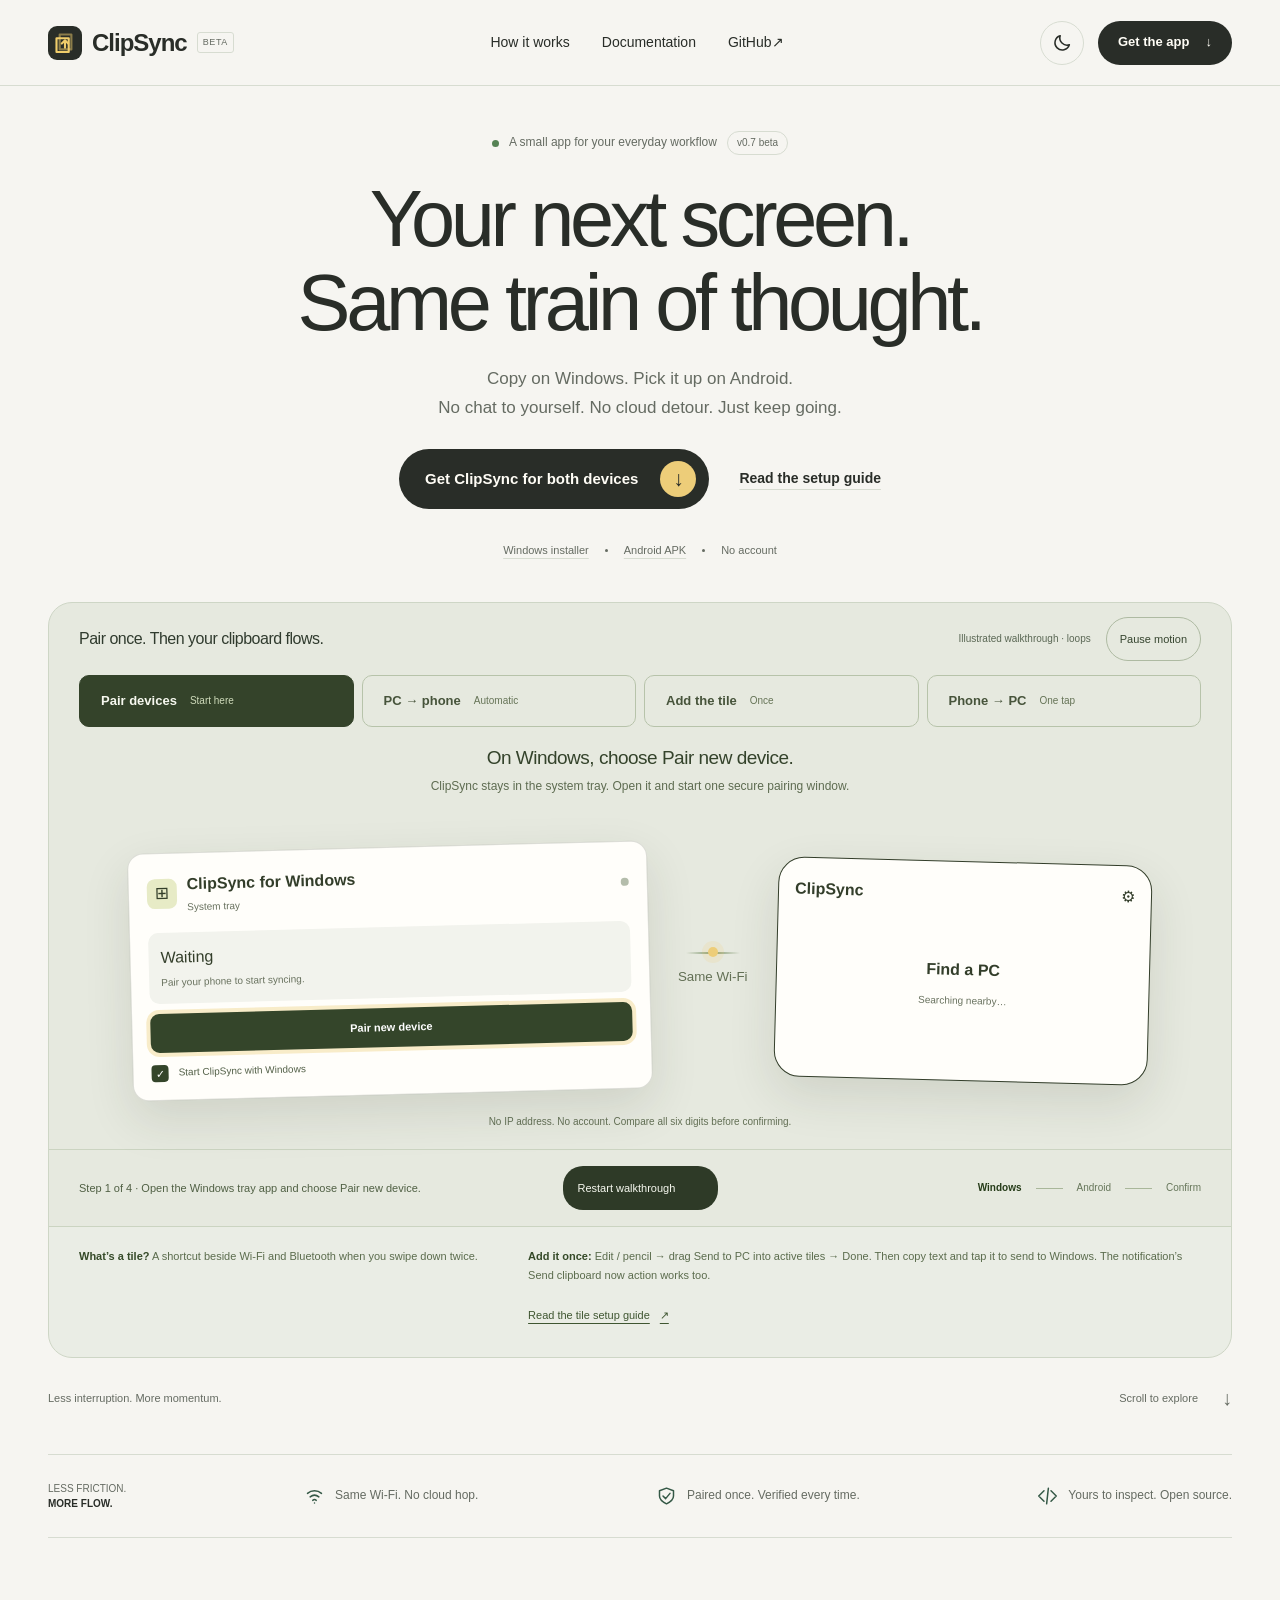
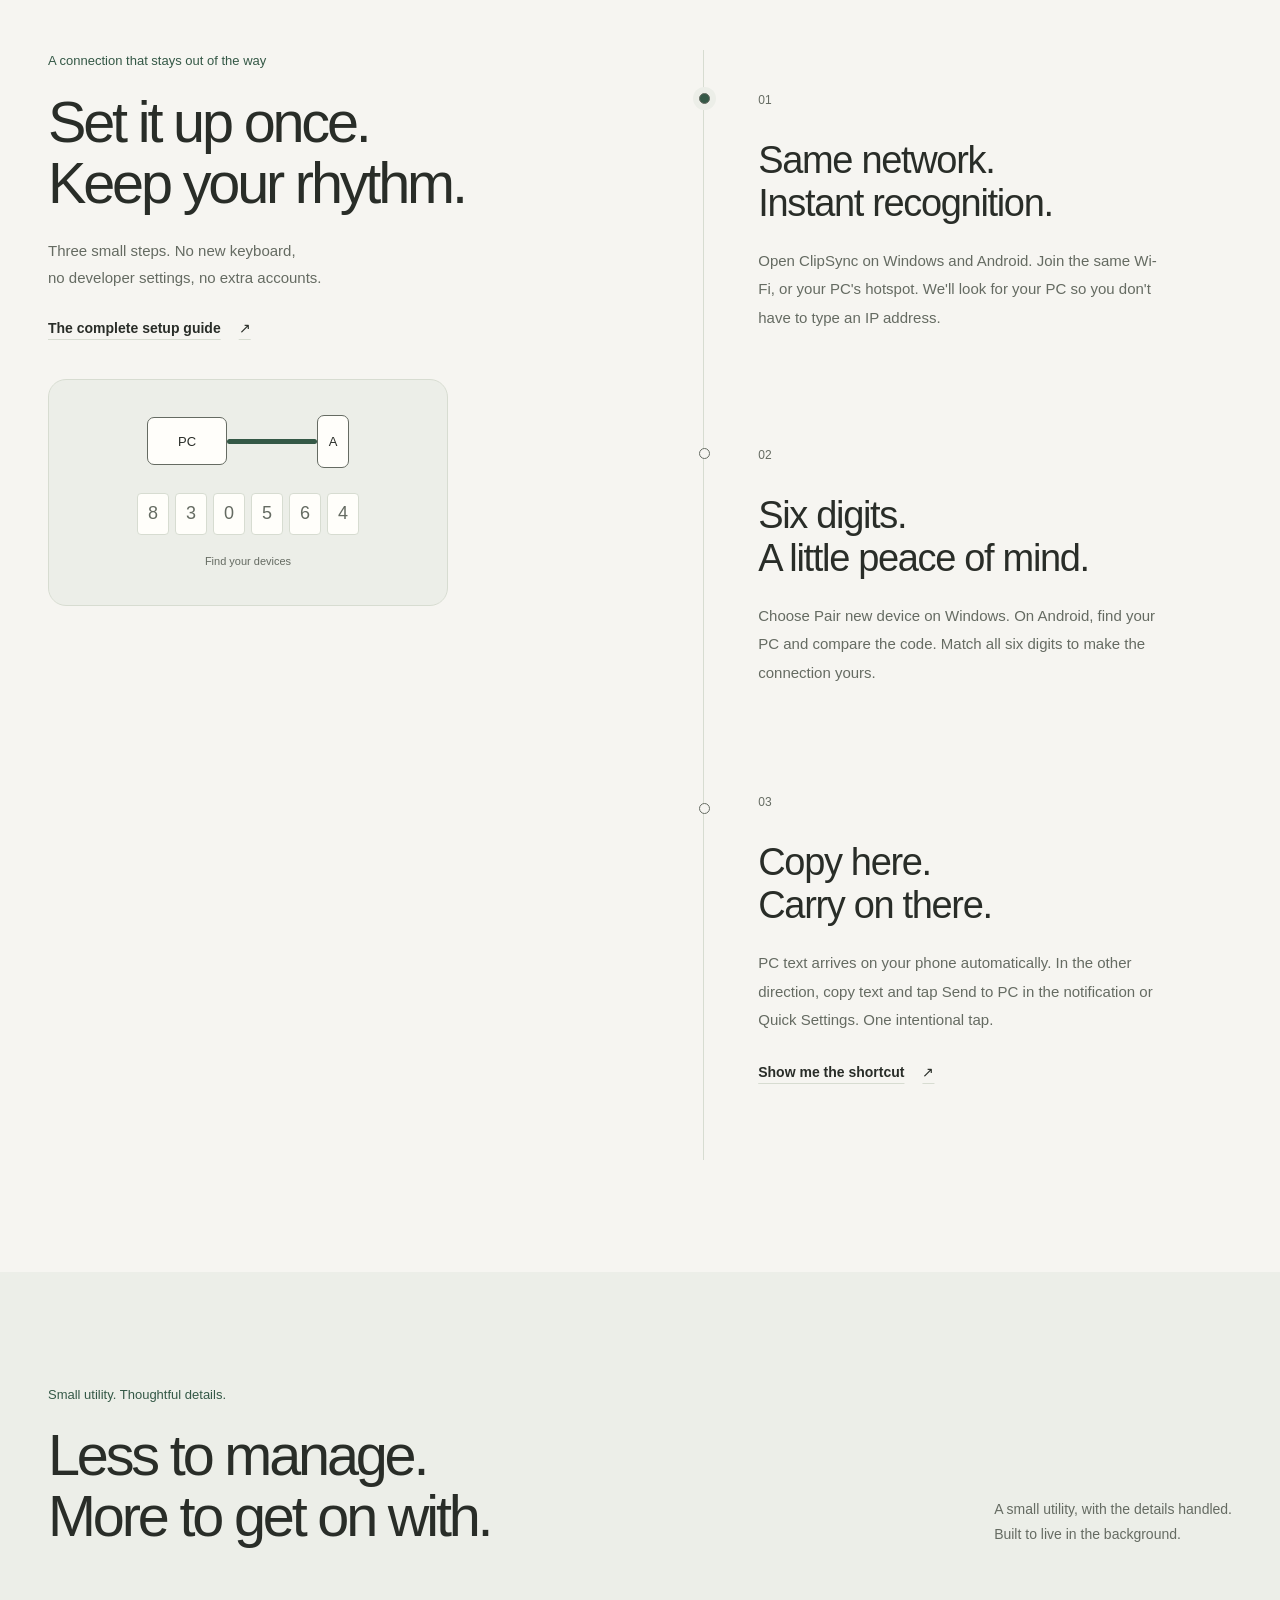
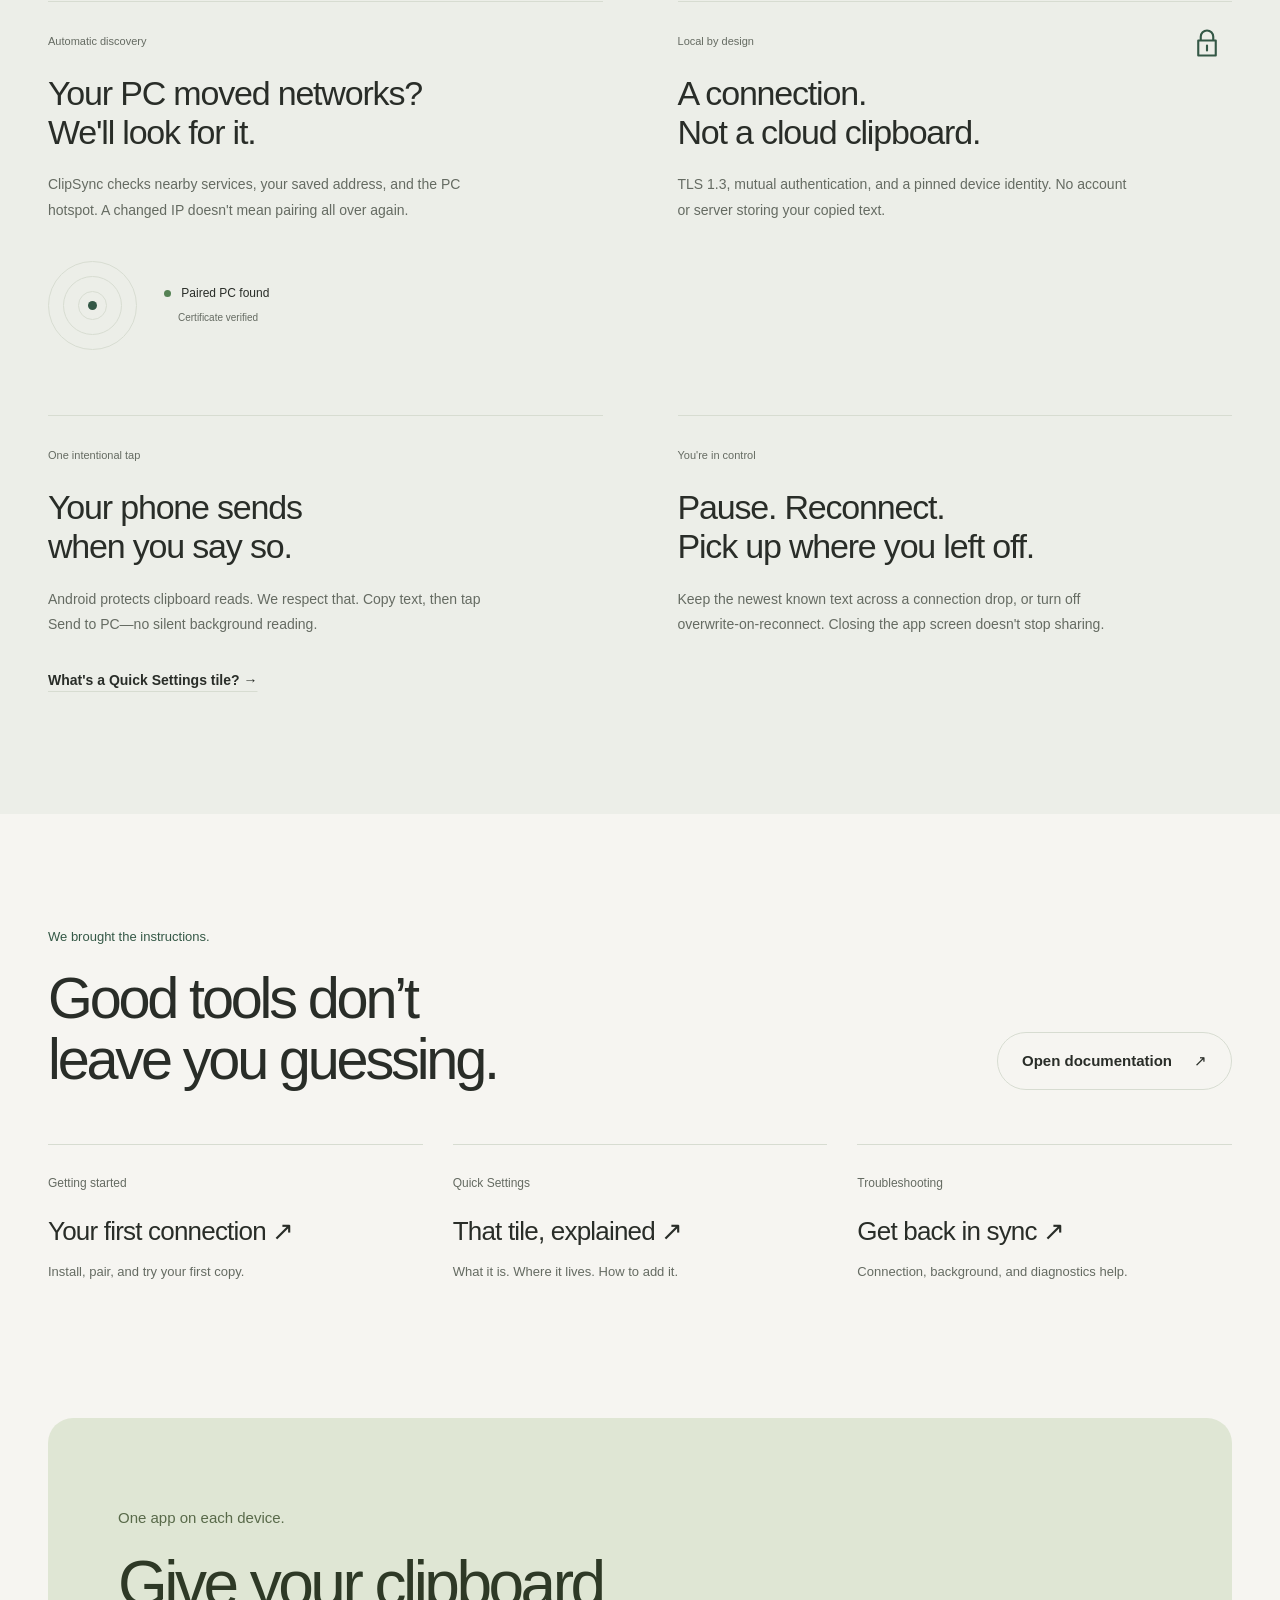
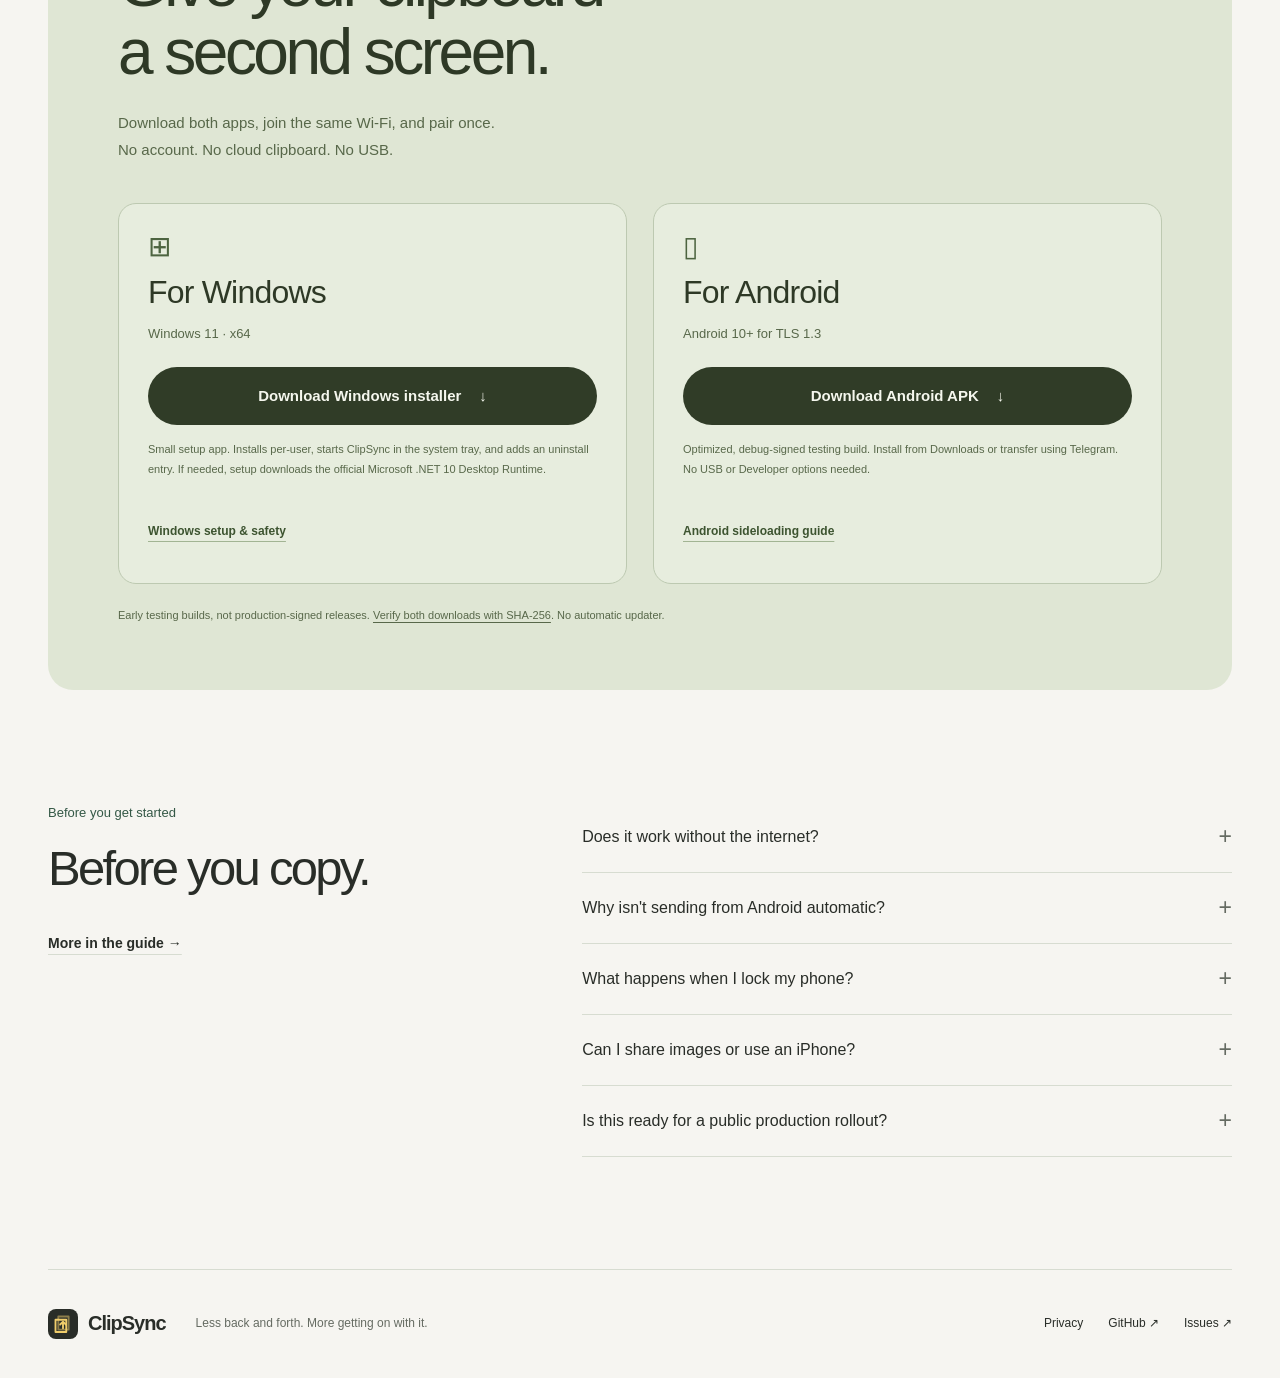
<file: site/index.html>
<!doctype html>
<html lang="en">
<head>
<meta charset="utf-8"><meta name="viewport" content="width=device-width, initial-scale=1">
<meta name="description" content="ClipSync connects your Windows and Android clipboards over your local network. Download the Android app, pair securely, and keep your work moving.">
<meta name="color-scheme" content="light dark"><title>ClipSync — Your next screen. Same train of thought.</title>
<link rel="icon" href="mark.svg" type="image/svg+xml"><link rel="stylesheet" href="style.css"><script src="app.js" defer></script>
</head>
<body>
<a class="skip" href="#main">Skip to content</a>
<header class="site-header"><div class="container nav">
<a class="brand" href="index.html" aria-label="ClipSync home"><img src="mark.svg" width="34" height="34" alt="">ClipSync<span class="beta">BETA</span></a>
<nav aria-label="Main navigation"><a href="#how-it-works">How it works</a><a href="docs.html">Documentation</a><a href="https://github.com/Tanishktewetia/ClipSync" target="_blank" rel="noopener noreferrer">GitHub <span aria-hidden="true">↗</span></a></nav>
<div class="nav-actions"><button class="theme-toggle" aria-label="Switch to dark theme" title="Change theme"><svg viewBox="0 0 24 24" aria-hidden="true"><path d="M20 14A8 8 0 0 1 10 4a8 8 0 1 0 10 10Z"/></svg></button><a class="button small" href="#download">Get the app <span aria-hidden="true">↓</span></a></div>
</div></header>
<main id="main">
<section class="hero container">
<div class="hero-copy"><a class="release" href="#download"><span class="dot"></span> A small app for your everyday workflow <span class="release-version">v0.7 beta</span></a>
<h1>Your next screen.<br>Same train of thought.</h1>
<p class="hero-description">Copy on Windows. Pick it up on Android.<br>No chat to yourself. No cloud detour. Just keep going.</p>
<div class="hero-actions"><a class="button" href="#download">Get ClipSync for both devices <span class="button-icon" aria-hidden="true">↓</span></a><a class="text-link" href="docs.html#setup">Read the setup guide</a></div>
<p class="hero-facts"><a href="#download">Windows installer</a><span></span><a href="#download">Android APK</a><span></span>No account</p>
</div>
<div class="flow-demo" data-chapter="pair" aria-label="Looping ClipSync walkthrough: pair Android with Windows, automatic PC to phone, one-time tile setup, then tap to send phone to PC">
<div class="flow-top"><span class="flow-label">Pair once. Then your clipboard flows.</span><div class="motion-tools"><span class="demo-badge">Illustrated walkthrough · loops</span><button type="button" class="motion-toggle" aria-pressed="false" hidden>Pause motion</button></div></div>
<div class="walkthrough-chapters" role="group" aria-label="Choose a walkthrough chapter" hidden><button type="button" data-chapter-select="pair" aria-pressed="true">Pair devices <small>Start here</small></button><button type="button" data-chapter-select="pc" aria-pressed="false">PC → phone <small>Automatic</small></button><button type="button" data-chapter-select="tile" aria-pressed="false">Add the tile <small>Once</small></button><button type="button" data-chapter-select="phone" aria-pressed="false">Phone → PC <small>One tap</small></button></div>
<div class="scene-instruction"><strong class="instruction-title">On Windows, choose Pair new device.</strong><span class="instruction-detail">Then open ClipSync on Android and tap Find a PC.</span></div>
<div class="flow-canvas"><div class="pairing-scene" aria-hidden="true"><div class="pair-card pair-windows"><div class="pair-card-top"><span class="pair-os">⊞</span><span><b>ClipSync for Windows</b><small>System tray</small></span><i class="pair-status-dot"></i></div><div class="pair-status"><span>Waiting</span><small>Pair your phone to start syncing.</small></div><div class="pair-action">Pair new device</div><div class="pair-code"><small>YOUR CODE</small><b>830 564</b></div><div class="startup-setting"><span class="fake-check">✓</span><span>Start ClipSync with Windows</span></div></div><div class="pair-bridge"><span class="pair-pulse"></span><small>Same Wi-Fi</small></div><div class="pair-card pair-android"><div class="pair-phone-top"><span>ClipSync</span><span>⚙</span></div><div class="android-state android-find"><b>Find a PC</b><small>Searching nearby…</small></div><div class="android-state android-found"><span class="pair-status-dot"></span><span><b>TANISHK-PC</b><small>Tap to pair</small></span></div><div class="android-state android-code"><small>DO THE CODES MATCH?</small><b>830 564</b><span>Confirm pairing</span></div><div class="android-state android-connected"><span class="pair-status-dot"></span><b>Connected to TANISHK-PC</b></div></div><div class="pair-caption">No IP address. No account. Compare all six digits before confirming.</div></div>
<svg class="flow-track" viewBox="0 0 1000 320" preserveAspectRatio="none" aria-hidden="true"><path class="track-base" d="M160 170 C310 170 335 85 500 85 S680 170 840 170"/><path class="track-signal" d="M160 170 C310 170 335 85 500 85 S680 170 840 170" pathLength="1"/></svg>
<div class="flow-device source-device"><div class="source-chrome"><span class="mini-brand"><img src="mark.svg" width="20" height="20" alt="">Windows clipboard</span><span aria-hidden="true">− &nbsp; □</span></div><div class="source-note"><span class="note-caption">On your Windows PC</span><p><span class="selected-text">Keep that thought.</span></p><span class="note-line"></span><span class="note-line short"></span><div class="copy-row"><span class="keycap">Ctrl</span><span class="keycap pc-key">C</span><span class="sample-type">Plain text</span></div><div class="pc-arrival"><span aria-hidden="true">✓</span> From your phone. Ready to paste.</div></div></div>
<div class="in-transit" aria-hidden="true"><span class="paper-clip"></span><span class="paper-lines"></span><span class="paper-lines"></span><b>Direct. Encrypted.</b></div>
<div class="route-note"><svg viewBox="0 0 24 24" aria-hidden="true"><path d="M7 10V7a5 5 0 0 1 10 0v3M5 10h14v11H5zM12 14v3"/></svg><span>Your Wi-Fi.<br> Only your devices.</span></div>
<div class="flow-device destination-device"><div class="phone-speaker"></div><div class="destination-header"><span>9:41</span><span aria-hidden="true">▰</span></div><div class="destination-title"><img src="mark.svg" width="20" height="20" alt="">ClipSync<span class="dot"></span></div><p class="destination-greeting">Right where<br>you need it.</p><div class="received-note"><span class="received-label">Ready to paste</span><p class="phone-sample">Keep that thought.</p><span class="arrival-tick" aria-hidden="true">✓</span></div><div class="phone-copy-menu" aria-hidden="true">Copy <span>✓</span></div><div class="phone-swipe" aria-hidden="true"><span>↓</span><small>Swipe down twice</small></div><div class="phone-footnote">From Windows<br><span>Encrypted on your network</span></div><div class="phone-homebar"></div></div>
<div class="tile-zoom" aria-hidden="true"><div class="qs-pull"></div><div class="qs-header"><span>Quick Settings</span><span class="qs-edit">Edit <svg viewBox="0 0 24 24"><path d="m4 15 11-11 5 5-11 11H4v-5ZM13 6l5 5"/></svg></span></div><p class="qs-hint">Your shortcuts beside Wi-Fi and Bluetooth</p><div class="qs-grid"><div class="qs-item"><span aria-hidden="true">◉</span>Wi-Fi</div><div class="qs-item"><span aria-hidden="true">ᛒ</span>Bluetooth</div><div class="qs-item"><span aria-hidden="true">☼</span>Flashlight</div><div class="qs-item qs-slot"><span class="qs-empty">Drop here</span><span class="active-send"><svg viewBox="0 0 24 24"><path d="M3 4h18v12H3zM8 21h8m-4-5v5m-4-10 4-4 4 4m-4-4v7"/></svg><b>Send to PC</b></span><span class="tap-ripple"></span></div></div><div class="qs-footer"><span class="qs-available-label">Available tiles</span><span class="qs-done">Done ✓</span></div><div class="available-send"><svg viewBox="0 0 24 24"><path d="M3 4h18v12H3zM8 21h8m-4-5v5m-4-10 4-4 4 4m-4-4v7"/></svg>Send to PC</div><span class="tile-pointer"></span></div>
</div>
<div class="flow-bottom"><span class="demo-message">PC → phone: automatic. Phone → PC: copy, then tap Send to PC.</span><button class="demo-play" type="button" hidden>Restart walkthrough <span aria-hidden="true">↗</span></button><div class="demo-timeline" aria-hidden="true"><span class="timeline-active">Copy</span><i></i><span>Transfer</span><i></i><span>Paste</span></div></div>
<div class="tile-explainer"><p><strong>What’s a tile?</strong> A shortcut beside Wi-Fi and Bluetooth when you swipe down twice.</p><p><strong>Add it once:</strong> Edit / pencil → drag Send to PC into active tiles → Done. Then copy text and tap it to send to Windows. The notification’s Send clipboard now action works too.</p><a href="docs.html#tile">Read the tile setup guide <span aria-hidden="true">↗</span></a></div>
</div>
<div class="hero-scroll"><span>Less interruption. More momentum.</span><a href="#how-it-works" aria-label="Scroll to how ClipSync works">Scroll to explore <span aria-hidden="true">↓</span></a></div>
</section>
<section class="principles container" aria-label="Product principles"><span>LESS FRICTION.<br><strong>MORE FLOW.</strong></span><div><svg viewBox="0 0 24 24" aria-hidden="true"><path d="M4 9a12 12 0 0 1 16 0M7 13a8 8 0 0 1 10 0m-7 4a3 3 0 0 1 4 0m-2 3h0"/></svg> Same Wi-Fi. No cloud hop.</div><div><svg viewBox="0 0 24 24" aria-hidden="true"><path d="M12 3 4 6v6c0 5 8 9 8 9s8-4 8-9V6ZM8 12l3 3 5-6"/></svg> Paired once. Verified every time.</div><div><svg viewBox="0 0 24 24" aria-hidden="true"><path d="m8 6-6 6 6 6m8-12 6 6-6 6m-3-15-2 18"/></svg> Yours to inspect. Open source.</div></section>
<section class="section container scroll-story" id="how-it-works">
<div class="story-heading"><p class="section-kicker">A connection that stays out of the way</p><h2>Set it up once.<br>Keep your rhythm.</h2><p>Three small steps. No new keyboard,<br>no developer settings, no extra accounts.</p><a class="text-link" href="docs.html#setup">The complete setup guide <span aria-hidden="true">↗</span></a>
<div class="story-object" aria-hidden="true"><div class="story-orbit"><div class="story-host">PC</div><div class="story-wire"><span></span></div><div class="story-phone">A</div></div><div class="story-code"><span>8</span><span>3</span><span>0</span><span>5</span><span>6</span><span>4</span></div><div class="story-caption">Find your devices</div></div></div>
<div class="story-steps"><article data-step="0"><span class="step-number">01</span><h3>Same network.<br>Instant recognition.</h3><p>Open ClipSync on Windows and Android. Join the same Wi-Fi, or your PC's hotspot. We'll look for your PC so you don't have to type an IP address.</p></article><article data-step="1"><span class="step-number">02</span><h3>Six digits.<br>A little peace of mind.</h3><p>Choose Pair new device on Windows. On Android, find your PC and compare the code. Match all six digits to make the connection yours.</p></article><article data-step="2"><span class="step-number">03</span><h3>Copy here.<br>Carry on there.</h3><p>PC text arrives on your phone automatically. In the other direction, copy text and tap Send to PC in the notification or Quick Settings. One intentional tap.</p><a class="text-link" href="docs.html#tile">Show me the shortcut <span aria-hidden="true">↗</span></a></article></div>
</section>
<section class="section features-section"><div class="container"><div class="section-heading"><div><p class="section-kicker">Small utility. Thoughtful details.</p><h2>Less to manage.<br>More to get on with.</h2></div><p>A small utility, with the details handled.<br>Built to live in the background.</p></div>
<div class="feature-grid"><article class="feature feature-wide"><span class="feature-tag">AUTOMATIC DISCOVERY</span><h3>Your PC moved networks?<br>We'll look for it.</h3><p>ClipSync checks nearby services, your saved address, and the PC hotspot. A changed IP doesn't mean pairing all over again.</p><div class="discovery-visual"><span class="radar"><i></i><b></b><em></em></span><span class="found-pc"><span class="dot"></span> Paired PC found <small>Certificate verified</small></span></div></article><article class="feature"><span class="feature-tag">LOCAL BY DESIGN</span><div class="lock-art" aria-hidden="true"><svg viewBox="0 0 24 24"><path d="M7 10V7a5 5 0 0 1 10 0v3M5 10h14v12H5zM12 14v4"/></svg></div><h3>A connection.<br>Not a cloud clipboard.</h3><p>TLS 1.3, mutual authentication, and a pinned device identity. No account or server storing your copied text.</p></article><article class="feature"><span class="feature-tag">ONE INTENTIONAL TAP</span><h3>Your phone sends<br>when you say so.</h3><p>Android protects clipboard reads. We respect that. Copy text, then tap Send to PC—no silent background reading.</p><a class="text-link" href="docs.html#tile">What's a Quick Settings tile? →</a></article><article class="feature feature-wide feature-control"><div><span class="feature-tag">YOU'RE IN CONTROL</span><h3>Pause. Reconnect.<br>Pick up where you left off.</h3><p>Keep the newest known text across a connection drop, or turn off overwrite-on-reconnect. Closing the app screen doesn't stop sharing.</p></div><div class="control-preview"><div><span class="dot"></span> Connected <small>Local network</small></div><hr><p>Pause syncing <span class="switch-demo"></span></p><span class="control-note">A little breathing room,<br>whenever you need it.</span></div></article></div></div></section>
<section class="section container" id="docs"><div class="section-heading"><div><p class="section-kicker">We brought the instructions.</p><h2>Good tools don’t<br>leave you guessing.</h2></div><a class="button secondary" href="docs.html">Open documentation <span aria-hidden="true">↗</span></a></div><div class="doc-cards"><a href="docs.html#setup"><span>Getting started</span><h3>Your first connection ↗</h3><p>Install, pair, and try your first copy.</p></a><a href="docs.html#tile"><span>Quick Settings</span><h3>That tile, explained ↗</h3><p>What it is. Where it lives. How to add it.</p></a><a href="docs.html#troubleshooting"><span>Troubleshooting</span><h3>Get back in sync ↗</h3><p>Connection, background, and diagnostics help.</p></a></div></section>
<section class="download-section container" id="download"><div class="downloads-heading"><p class="section-kicker">One app on each device.</p><h2>Give your clipboard<br>a second screen.</h2><p>Download both apps, join the same Wi-Fi, and pair once.<br>No account. No cloud clipboard. No USB.</p></div><div class="platform-downloads"><article class="platform-download"><span class="platform-symbol" aria-hidden="true">⊞</span><h3>For Windows</h3><p data-windows-version>Windows 11 · x64</p><a class="button windows-download" href="downloads/windows-setup.exe" download>Download Windows installer <span aria-hidden="true">↓</span></a><p class="platform-fine">Small setup app. Installs per-user, starts ClipSync in the system tray, and adds an uninstall entry. If needed, setup downloads the official Microsoft .NET 10 Desktop Runtime.</p><a class="text-link" href="docs.html#windows">Windows setup &amp; safety</a></article><article class="platform-download"><span class="platform-symbol" aria-hidden="true">▯</span><h3>For Android</h3><p data-android-version>Android 10+ for TLS 1.3</p><a class="button apk-download" href="downloads/android.apk" download>Download Android APK <span aria-hidden="true">↓</span></a><p class="platform-fine">Optimized, debug-signed testing build. Install from Downloads or transfer using Telegram. No USB or Developer options needed.</p><a class="text-link" href="docs.html#install">Android sideloading guide</a></article></div><p class="download-status" role="status"></p><p class="download-fine">Early testing builds, not production-signed releases. <a href="downloads/SHA256SUMS.txt" download>Verify both downloads with SHA-256</a>. No automatic updater.</p></section>
<section class="section container faq" id="faq"><div><p class="section-kicker">Before you get started</p><h2>Before you copy.</h2><a class="text-link" href="docs.html">More in the guide →</a></div><div class="faq-list"><details><summary>Does it work without the internet?</summary><p>Clipboard traffic goes directly over your local network. Your devices need to be on the same reachable Wi-Fi or PC hotspot; internet is only needed to download the apps or open online help.</p></details><details><summary>Why isn't sending from Android automatic?</summary><p>Android restricts background clipboard reads. Tap Send clipboard now in the notification, or Send to PC in Quick Settings, to deliberately share your copied text. No extra keyboard or helper app is needed.</p></details><details><summary>What happens when I lock my phone?</summary><p>ClipSync holds only the latest incoming PC text in memory, then applies it when you unlock. It does not keep a clipboard history on disk. Android may still show its system clipboard indicator.</p></details><details><summary>Can I share images or use an iPhone?</summary><p>Not in this beta. ClipSync currently supports plain text between Windows and Android. Images, iOS, and remote internet syncing are not included.</p></details><details><summary>Is this ready for a public production rollout?</summary><p>This is an early, debug-signed beta for testing. Review the source, verify the download checksum, and follow the setup guide. There is no automatic updater or Play Store release.</p></details></div></section>
</main>
<footer class="container footer"><a class="brand" href="index.html"><img src="mark.svg" width="30" height="30" alt="">ClipSync</a><span>Less back and forth. More getting on with it.</span><div><a href="docs.html#privacy">Privacy</a><a href="https://github.com/Tanishktewetia/ClipSync" target="_blank" rel="noopener noreferrer">GitHub ↗</a><a href="https://github.com/Tanishktewetia/ClipSync/issues" target="_blank" rel="noopener noreferrer">Issues ↗</a></div></footer>
</body></html>
</file>
<file: site/style.css>
/* ClipSync web: graphite, oyster, soft gold. Device transfer is the visual signature. */
:root{--bg:#f6f5f1;--surface:#fffefa;--soft:#eceee8;--ink:#292d28;--muted:#656b62;--line:#d7dcd1;--brand:#345846;--brand-hover:#254033;--teal:#345846;--gold:#edcd79;--header:rgba(246,245,241,.96);--stage:#e6e9df;--stage-ink:#303b2e;--cta:#292d28;--cta-text:#fffdf6;--ease:cubic-bezier(.22,1,.36,1);font-family:"Segoe UI Variable Text","Segoe UI",Arial,sans-serif;color-scheme:light;font-synthesis:none}
:root[data-theme=dark]{--bg:#1a1d19;--surface:#242923;--soft:#22271f;--ink:#f2f1e8;--muted:#afb7a7;--line:#424a3c;--brand:#e6ca83;--brand-hover:#f1dca8;--teal:#b7caa3;--header:rgba(26,29,25,.96);--stage:#dfe5d6;--stage-ink:#303b2e;--cta:#e9cf8d;--cta-text:#282d24;color-scheme:dark}
*{box-sizing:border-box}html{scroll-behavior:smooth;scroll-padding-top:100px}body{margin:0;background:var(--bg);color:var(--ink);line-height:1.65;-webkit-font-smoothing:antialiased}a{color:inherit;text-decoration:none}button{font:inherit}a,button,summary{touch-action:manipulation;-webkit-tap-highlight-color:transparent}a:focus-visible,button:focus-visible,summary:focus-visible{outline:3px solid var(--brand);outline-offset:5px}img{display:block;max-width:100%}svg{width:22px;height:22px;fill:none;stroke:currentColor;stroke-width:1.7;stroke-linecap:round;stroke-linejoin:round;flex-shrink:0}h1,h2,h3,p{margin:0}h1,h2,h3{font-weight:450;line-height:1.06;letter-spacing:-.055em}h1{font-size:clamp(54px,6.8vw,104px)}h2{font-size:clamp(38px,4.5vw,64px)}h3{font-size:30px;letter-spacing:-.035em}p{color:var(--muted)}.container{width:min(1256px,calc(100% - 96px));margin-inline:auto}.skip{position:fixed;left:20px;top:-90px;background:var(--ink);color:var(--bg);padding:12px 20px;z-index:100}.skip:focus{top:10px}.site-header{height:86px;border-bottom:1px solid var(--line);background:var(--header);position:sticky;top:0;z-index:20;backdrop-filter:blur(16px)}.nav{height:100%;display:flex;align-items:center;justify-content:space-between;gap:24px}.brand{display:flex;align-items:center;gap:10px;font-size:24px;letter-spacing:-1px;font-weight:650;white-space:nowrap}.beta{font-size:9px;letter-spacing:.6px;font-weight:500;border:1px solid var(--line);border-radius:3px;padding:2px 5px;color:var(--muted)}.nav nav{display:flex;gap:32px;font-size:14px}.nav nav a{display:flex;align-items:center;min-height:44px}.nav nav a:hover,.text-link:hover{color:var(--brand)}.nav-actions{display:flex;align-items:center;gap:14px}.theme-toggle{border:1px solid var(--line);background:transparent;color:var(--ink);width:44px;height:44px;display:grid;place-items:center;border-radius:50%;cursor:pointer}.button{display:inline-flex;align-items:center;justify-content:center;gap:22px;background:var(--cta);color:var(--cta-text);border:1px solid transparent;border-radius:100px;padding:11px 12px 11px 25px;min-height:58px;font-size:15px;font-weight:600;line-height:1.3;transition:box-shadow .2s,background .2s;position:relative}.button:hover{box-shadow:0 0 0 5px color-mix(in srgb,var(--ink) 8%,transparent)}.button-icon{width:36px;height:36px;display:grid;place-items:center;border-radius:50%;background:var(--gold);color:#292d28;font-size:21px;font-weight:400;transition:transform .3s var(--ease)}.button:hover .button-icon{transform:rotate(-35deg)}.button.small{min-height:44px;padding:11px 19px;font-size:13px;gap:16px}.button.secondary{background:transparent;border-color:var(--line);color:var(--ink);padding:15px 24px}.button.light{background:var(--gold);color:#292d28;padding:18px 25px}.text-link{font-size:14px;display:inline-flex;align-items:center;gap:18px;min-height:44px;font-weight:550;text-decoration:underline;text-decoration-color:var(--line);text-underline-offset:6px;text-decoration-thickness:1px}.text-link:hover{text-decoration-color:currentColor}.hero{display:block;padding-top:54px;padding-bottom:34px}.hero-copy{text-align:center;max-width:1120px;margin:auto}.release{display:inline-flex;align-items:center;gap:10px;color:var(--muted);font-size:12px;min-height:44px;margin-bottom:22px}.release-version{border:1px solid var(--line);border-radius:20px;padding:3px 9px;font-size:10px}.dot{display:inline-block;width:7px;height:7px;background:#558254;border-radius:50%;flex-shrink:0}[data-theme=dark] .release .dot{background:#b4c89c}.hero-description{font-size:17px;line-height:1.7;margin:24px auto 0;max-width:620px}.hero-actions{display:flex;align-items:center;justify-content:center;gap:30px;margin-top:26px}.hero-facts{display:flex;align-items:center;justify-content:center;gap:16px;font-size:11px;margin-top:19px}.hero-facts span{width:3px;height:3px;border-radius:50%;background:var(--muted)}.hero-scroll{display:flex;justify-content:space-between;font-size:11px;color:var(--muted);align-items:center;padding-top:18px}.hero-scroll a{display:flex;align-items:center;gap:24px;min-height:44px}.hero-scroll a span{font-size:20px}.flow-demo{background:var(--stage);color:var(--stage-ink);border-radius:24px;margin-top:45px;position:relative;overflow:hidden;border:1px solid #ced6c6;isolation:isolate}.flow-top,.flow-bottom{display:flex;align-items:center;justify-content:space-between;gap:20px;position:relative;z-index:5;padding:20px 30px}.flow-label{font-size:16px;letter-spacing:-.5px}.motion-tools{display:flex;align-items:center;gap:15px}.demo-badge{font-size:10px;color:#5b6855}.motion-toggle{border:1px solid #aebaa2;border-radius:30px;color:#35442e;padding:8px 13px;background:transparent;cursor:pointer;min-height:44px;font-size:11px}.motion-toggle:hover{background:#ffffff70}.flow-canvas{height:340px;position:relative;max-width:1080px;margin:auto}.flow-track{position:absolute;inset:0;width:100%;height:100%;stroke-width:1.5;overflow:visible}.track-base{stroke:#9bab8c;stroke-dasharray:3 7}.track-signal{stroke:#607444;stroke-width:2;stroke-dasharray:1;stroke-dashoffset:0}.flow-device{position:absolute;z-index:2;box-shadow:0 18px 40px -25px #25331c65}.source-device{width:340px;left:4%;top:30px;background:#fffefa;border:1px solid #bfc8b6;border-radius:12px;transform:rotate(-4deg)}.source-chrome{display:flex;align-items:center;justify-content:space-between;padding:15px 18px;border-bottom:1px solid #e5e8df;font-size:12px;color:#79826f}.mini-brand{display:flex;align-items:center;gap:8px;font-size:11px;font-weight:600;color:#38452e}.source-note{padding:24px}.note-caption{font-size:10px;color:#637055}.source-note p{font-size:23px;letter-spacing:-.7px;color:#333e2a;margin:13px 0 18px;line-height:1.5}.selected-text{background:#e7ebc6;box-decoration-break:clone;padding:3px}.note-line{display:block;background:#e3e7dc;width:78%;height:5px;border-radius:3px;margin:9px 0}.note-line.short{width:48%}.copy-row{display:flex;align-items:center;gap:5px;margin-top:25px}.keycap{border:1px solid #d8ddcd;background:#f5f6f0;border-radius:4px;color:#727f61;font-size:10px;padding:2px 6px;box-shadow:0 2px 0 #d8ddcd}.demo-play{border:0;background:#2e3a27;color:#f6f8ef;border-radius:20px;min-height:44px;padding:10px 15px;font-size:11px;margin-left:auto;cursor:pointer;display:flex;align-items:center;gap:20px}.demo-play:hover{background:#435039}.destination-device{width:199px;height:313px;right:8%;top:0;background:#fffefa;border:5px solid #333d2c;outline:1px solid #78856c;border-radius:29px;transform:rotate(6deg);padding:12px 14px}.phone-speaker{position:absolute;top:6px;left:calc(50% - 22px);width:44px;height:6px;border-radius:6px;background:#2d3825}.destination-header{display:flex;justify-content:space-between;font-size:7px;color:#69755c;padding:0 5px;margin-bottom:23px}.destination-title{display:flex;align-items:center;gap:7px;font-size:12px;font-weight:650;color:#35402e}.destination-title .dot{margin-left:auto;width:5px;height:5px}.destination-greeting{font-size:22px;line-height:1.1;letter-spacing:-.7px;color:#35402e;margin-top:18px}.received-note{border:1px solid #c6d2b8;background:#e6eddd;padding:12px 11px;margin-top:17px;border-radius:10px;position:relative}.received-label{font-size:8px;color:#596c4b}.received-note p{font-size:11px;color:#384e2b;margin-top:7px}.arrival-tick{position:absolute;right:10px;top:10px;font-size:12px;color:#52733f}.phone-footnote{font-size:8px;line-height:1.8;color:#57684a;margin:14px 3px}.phone-footnote span{font-size:7px;color:#667456}.phone-homebar{position:absolute;bottom:7px;left:calc(50% - 22px);width:44px;height:3px;background:#35402e;border-radius:3px}.in-transit{position:absolute;z-index:4;left:48%;top:50px;width:106px;height:127px;background:#efcf74;box-shadow:0 9px 15px -8px #65552960;border-radius:3px 14px 3px 3px;transform:rotate(9deg);padding:39px 14px 12px;color:#514321;pointer-events:none}.paper-clip{position:absolute;top:-11px;left:18px;height:34px;width:10px;border:2px solid #777549;border-radius:5px;transform:rotate(10deg)}.paper-lines{display:block;height:3px;width:100%;background:#b5995266;margin:7px 0}.paper-lines:nth-of-type(3){width:67%}.in-transit b{font-size:8px;font-weight:500;display:block;margin-top:10px;white-space:nowrap}.route-note{position:absolute;top:215px;left:48%;display:flex;align-items:center;gap:10px;color:#647252;font-size:10px;line-height:1.5}.route-note svg{height:18px;width:18px}.flow-bottom{border-top:1px solid #cbd4c1;font-size:11px;padding-block:16px}.demo-message{color:#506044;min-height:18px}.demo-timeline{display:flex;align-items:center;gap:14px;font-size:10px;color:#66765a}.demo-timeline i{width:27px;height:1px;background:#a9b79a}.demo-timeline .timeline-active{color:#263c19;font-weight:650}.principles{display:flex;justify-content:space-between;gap:24px;align-items:center;padding-block:26px;border-block:1px solid var(--line)}.principles>span{font-size:10px;color:var(--muted);line-height:1.5}.principles strong{font-weight:600;color:var(--ink)}.principles div{display:flex;align-items:center;gap:10px;font-size:12px;color:var(--muted)}.principles svg{color:var(--teal);width:21px}.section{padding-block:112px}.section-kicker{font-size:13px;margin-bottom:20px;color:var(--teal)}.section-heading{display:flex;justify-content:space-between;align-items:flex-end;gap:40px;margin-bottom:54px}.section-heading>p{font-size:14px;line-height:1.8}.scroll-story{display:grid;grid-template-columns:1.05fr 1fr;gap:100px;position:relative}.story-heading{position:sticky;top:128px;align-self:start}.story-heading>p:not(.section-kicker){font-size:15px;margin-top:23px;line-height:1.8}.story-heading>.text-link{margin-top:16px}.story-object{background:var(--soft);border-radius:18px;padding:35px 30px;margin-top:28px;max-width:400px;border:1px solid var(--line)}.story-orbit{display:flex;justify-content:center;align-items:center;margin-bottom:25px}.story-host,.story-phone{display:grid;place-items:center;border:1.5px solid var(--muted);font-size:13px;color:var(--ink);background:var(--surface);width:80px;height:48px;border-radius:7px}.story-phone{width:32px;height:53px}.story-wire{width:90px;height:1px;background:var(--line);position:relative}.story-wire span{position:absolute;inset:-2px 0;background:var(--teal);border-radius:4px;transform:scaleX(.15);transform-origin:left}.story-code{display:flex;gap:6px;justify-content:center}.story-code span{font-size:18px;font-variant-numeric:tabular-nums;background:var(--surface);border:1px solid var(--line);padding:5px 10px;border-radius:4px;color:var(--muted);transition:color .35s,background .35s}.story-caption{text-align:center;margin-top:17px;font-size:11px;color:var(--muted)}.scroll-story[data-active-step="1"] .story-code span{background:var(--gold);color:#3e4129;border-color:#c2b987}.scroll-story[data-active-step="2"] .story-phone{background:var(--gold);color:#3e4129;border-color:#c2b987}.story-steps{position:relative}.story-steps:before{content:"";position:absolute;left:0;top:0;bottom:0;background:var(--line);width:1px}.story-steps article{position:relative;min-height:355px;padding:33px 0 65px 55px;display:flex;flex-direction:column;justify-content:center}.story-steps article:before{content:"";position:absolute;width:9px;height:9px;left:-4px;top:43px;background:var(--bg);border:1px solid var(--muted);border-radius:50%;transition:background .3s,box-shadow .3s}.story-steps article.is-current:before{background:var(--teal);box-shadow:0 0 0 6px var(--soft)}.step-number{font-size:12px;color:var(--muted);margin-bottom:28px;font-variant-numeric:tabular-nums}.story-steps h3{font-size:38px;line-height:1.13;margin-bottom:22px}.story-steps p{font-size:15px;line-height:1.9;max-width:400px}.story-steps .text-link{margin-top:16px;align-self:start}.features-section{background:var(--soft)}.feature-grid{display:grid;grid-template-columns:1fr 1fr;column-gap:75px;row-gap:55px}.feature{padding:30px 0 0;border-top:1px solid var(--line);position:relative;min-width:0}.feature-tag{font-size:11px;color:var(--muted);display:block;margin-bottom:24px;text-transform:lowercase}.feature-tag:first-letter{text-transform:uppercase}.feature h3{font-size:34px;margin-bottom:20px;line-height:1.15}.feature p{font-size:14px;line-height:1.85;max-width:460px}.feature .text-link{margin-top:20px}.discovery-visual{height:110px;display:flex;align-items:center;gap:27px;margin-top:26px}.radar{position:relative;width:89px;height:89px;border:1px solid var(--line);border-radius:50%}.radar i,.radar b,.radar em{position:absolute;inset:14px;border:1px solid var(--line);border-radius:50%}.radar b{inset:29px}.radar em{inset:39px;background:var(--teal);border:0}.found-pc{font-size:12px}.found-pc .dot{margin-right:7px}.found-pc small{display:block;margin:6px 0 0 14px;font-size:10px;color:var(--muted)}.lock-art{position:absolute;right:10px;top:26px;color:var(--teal)}.lock-art svg{width:30px;height:30px}.control-preview{display:none}.doc-cards{display:grid;grid-template-columns:repeat(3,1fr);gap:30px}.doc-cards>a{border-top:1px solid var(--line);padding:24px 0;transition:border-color .2s}.doc-cards>a:hover{border-color:var(--brand)}.doc-cards span{font-size:12px;color:var(--muted)}.doc-cards h3{font-size:26px;margin:23px 0 15px;letter-spacing:-.8px}.doc-cards p{font-size:13px}.download-section{border-radius:25px;background:#dfe6d4;color:#2e3926;padding:64px 70px;display:flex;justify-content:space-between;align-items:center;gap:40px;position:relative;overflow:hidden}.download-section .section-kicker{color:#596a4a}.download-section h2{font-size:64px}.download-section p{color:#58684a;font-size:15px;margin-top:22px;line-height:1.8}.download-actions{display:flex;align-items:center;gap:27px;margin-top:29px;flex-wrap:wrap}.download-actions .button{background:#303c27;color:#f5f7ee}.download-actions .text-link{color:#35442c;text-decoration-color:#acb8a2}.download-fine{font-size:11px!important;max-width:600px}.download-fine a{text-decoration:underline;text-underline-offset:3px}.download-mark{width:190px;text-align:center;flex-shrink:0;margin-right:15px}.download-mark img{width:138px;height:138px;transform:rotate(-11deg);margin:auto}.download-mark span{display:block;font-size:11px;letter-spacing:1px;line-height:1.8;margin-top:32px;color:#657756}.download-status{font-size:12px;margin-top:10px;display:block;color:#354d27}.faq{display:grid;grid-template-columns:1fr 1.4fr;gap:70px}.faq h2{font-size:49px}.faq .text-link{margin-top:26px}.faq-list details{border-bottom:1px solid var(--line)}.faq-list summary{list-style:none;cursor:pointer;font-size:16px;font-weight:500;line-height:1.5;padding:23px 30px 23px 0;position:relative}.faq-list summary::-webkit-details-marker{display:none}.faq-list summary:after{content:"+";position:absolute;right:0;top:17px;font-size:23px;font-weight:300;color:var(--muted)}.faq-list details[open] summary:after{content:"−"}.faq-list p{font-size:14px;line-height:1.9;padding-bottom:24px}.footer{border-top:1px solid var(--line);padding-block:32px;display:flex;align-items:center;gap:30px}.footer .brand{font-size:20px}.footer>span{flex:1;font-size:12px;color:var(--muted)}.footer>div{display:flex;gap:25px;font-size:12px}.footer a:not(.brand){display:inline-flex;align-items:center;min-height:44px}.footer a:hover{color:var(--brand)}[hidden]{display:none!important}
/* Guide uses the same palette and controls, with long-form typography. */
.overline{font-size:12px;color:var(--teal);display:block;margin-bottom:20px;letter-spacing:.4px}.docs-layout{display:grid;grid-template-columns:220px 1fr;gap:72px;padding-block:60px 90px}.docs-sidebar{position:sticky;top:125px;align-self:start}.docs-sidebar strong{font-size:11px;letter-spacing:1px;color:var(--teal);display:block;margin-bottom:15px}.docs-sidebar a{display:block;padding:10px 12px;border-left:2px solid var(--line);font-size:13px;color:var(--muted)}.docs-sidebar a:hover{border-color:var(--brand);color:var(--brand);background:var(--soft)}.docs-content{max-width:790px;min-width:0}.docs-content h1{font-size:60px;margin-bottom:22px}.docs-content>.lead{font-size:18px;max-width:670px}.docs-content section{padding-top:54px;border-top:1px solid var(--line);margin-top:45px;scroll-margin-top:110px}.docs-content h2{font-size:33px;margin-bottom:24px}.docs-content h3{font-size:23px;margin:26px 0 13px}.docs-content p,.docs-content li{font-size:15px;line-height:1.9;color:var(--muted)}.docs-content li{padding-left:6px;margin-block:12px}.docs-content strong{color:var(--ink)}.docs-content a:not(.button){color:var(--brand);text-decoration:underline;text-underline-offset:3px}.callout{background:var(--soft);border-left:3px solid var(--teal);padding:17px 22px;border-radius:0 8px 8px 0;margin:24px 0;font-size:14px;color:var(--muted)}.docs-content code{font:13px Consolas,monospace;overflow-wrap:anywhere;background:var(--soft);padding:3px 5px;border-radius:4px}.docs-content pre{background:var(--soft);border:1px solid var(--line);border-radius:9px;padding:20px;overflow:auto}.docs-content pre code{padding:0;white-space:pre}.docs-content .button{margin-block:16px;padding:17px 24px}.checksum{font:12px/1.8 Consolas,monospace;color:var(--muted);overflow-wrap:anywhere}
@media(max-width:1100px){.container{width:calc(100% - 64px)}h1{font-size:76px}.source-device{width:300px;left:3%;top:38px}.destination-device{right:4%;width:180px;height:306px}.source-note{padding:21px}.source-note p{font-size:21px}.in-transit{left:48%;width:94px;height:117px;top:42px;padding:32px 11px 10px}.in-transit b{font-size:7px}.route-note{left:47%;font-size:9px}.scroll-story{gap:65px}.story-steps article{padding-left:40px}.story-steps h3{font-size:34px}.story-heading h2{font-size:49px}.story-object{padding:27px}.feature-grid{column-gap:45px}.download-section{padding:50px}.download-section h2{font-size:52px}.nav nav{gap:22px}}
@media(max-width:800px){.container{width:calc(100% - 40px)}.site-header{height:76px}.nav{gap:12px}.nav nav{display:none}.brand{font-size:22px}.brand img{width:30px;height:30px}.nav-actions{gap:10px}.hero{padding-top:37px}.hero h1{font-size:65px}.hero-description{font-size:16px}.hero-actions{gap:25px}.hero-copy{max-width:none}.flow-demo{margin-top:35px;border-radius:19px}.flow-canvas{height:303px}.flow-top,.flow-bottom{padding:17px 20px}.flow-top{gap:10px}.flow-label{font-size:14px}.demo-badge{display:none}.source-device{width:260px;left:3%;top:40px}.source-note{padding:17px}.source-note p{font-size:18px}.source-chrome{padding:12px}.source-chrome .mini-brand{font-size:9px}.copy-row{margin-top:17px}.destination-device{width:166px;height:282px;right:4%;top:0;padding:11px}.destination-greeting{font-size:20px;margin-top:14px}.destination-header{margin-bottom:19px}.received-note{padding:10px 8px}.received-note p{font-size:10px}.phone-footnote{font-size:7px}.in-transit{width:80px;height:101px;left:48%;top:43px;padding:28px 10px 8px}.in-transit b{font-size:6px;margin-top:7px}.paper-lines{margin:5px 0}.route-note{left:47%;top:217px;font-size:8px;gap:7px}.route-note svg{width:14px;height:14px}.flow-bottom{font-size:9px;gap:10px}.demo-timeline{gap:9px;font-size:9px}.demo-timeline i{width:17px}.principles{display:grid;grid-template-columns:1fr 1fr;gap:20px}.principles div{font-size:11px}.section{padding-block:75px}.section-heading{gap:26px;margin-bottom:35px}.section-heading h2{font-size:44px}.section-heading>p{font-size:13px}.scroll-story{gap:40px}.story-heading{top:100px}.story-heading h2{font-size:40px}.story-heading>p:not(.section-kicker){font-size:13px}.story-steps article{min-height:350px;padding-left:27px}.story-steps h3{font-size:29px}.story-steps p{font-size:14px}.story-object{padding:23px 18px}.story-host{width:60px}.story-wire{width:45px}.story-code{gap:4px}.story-code span{font-size:15px;padding:4px 7px}.feature h3{font-size:29px}.feature-grid{column-gap:30px}.discovery-visual{gap:17px}.radar{width:69px;height:69px}.radar i{inset:11px}.radar b{inset:23px}.radar em{inset:30px}.found-pc{font-size:10px}.found-pc small{font-size:9px}.doc-cards{gap:20px}.doc-cards h3{font-size:22px}.download-section{padding:36px;gap:20px}.download-section h2{font-size:43px}.download-mark{width:105px;margin:0}.download-mark img{width:100px;height:100px}.download-mark span{font-size:8px}.faq{grid-template-columns:1fr;gap:28px}.faq h2{font-size:42px}.footer{flex-wrap:wrap;gap:15px}.footer>span{flex-basis:60%;font-size:11px}.footer>div{flex-basis:100%}.docs-layout{grid-template-columns:1fr;gap:30px;padding-top:30px}.docs-sidebar{position:static;display:flex;flex-wrap:wrap;gap:4px;border-bottom:1px solid var(--line);padding-bottom:20px}.docs-sidebar strong{width:100%;margin-bottom:5px}.docs-sidebar a{border-left:0;border:1px solid var(--line);border-radius:6px;padding:8px 10px;min-height:44px}.docs-content h1{font-size:49px}}
@media(max-width:600px){.container{width:calc(100% - 36px)}.beta{display:none}.nav-actions{gap:8px}.button.small{font-size:11px;gap:9px;padding:11px 15px}.hero h1{font-size:clamp(40px,8.9vw,53px);letter-spacing:-.055em;line-height:1.08}.release{font-size:10px;gap:7px;margin-bottom:18px}.release-version{font-size:9px;padding:2px 6px}.hero-description{font-size:14px;margin-top:20px;line-height:1.8}.hero-actions{flex-direction:column;gap:8px;margin-top:25px}.hero-actions .button{font-size:14px;gap:20px;width:auto;padding-left:23px}.hero-facts{font-size:10px;gap:12px;margin-top:11px}.hero-scroll{font-size:9px;padding-top:9px;gap:15px}.hero-scroll>span{max-width:150px}.hero-scroll a{gap:12px;white-space:nowrap}.flow-demo{margin-top:30px}.flow-top{padding:14px}.flow-label{font-size:12px}.motion-toggle{font-size:10px;min-height:44px;padding:7px 11px}.flow-canvas{height:312px}.source-device{width:207px;top:23px;left:16px;transform:rotate(-5deg)}.source-chrome{padding:11px}.source-chrome .mini-brand{font-size:8px;gap:6px}.source-chrome .mini-brand img{width:16px;height:16px}.source-chrome>span:last-child{display:none}.source-note{padding:17px 15px}.note-caption{font-size:8px}.source-note p{font-size:16px;margin:10px 0 14px}.copy-row{margin-top:15px}.keycap{font-size:8px;padding:2px 4px}.demo-play{font-size:9px;padding:9px 12px;gap:12px;min-height:44px}.note-line{height:4px;margin:7px 0}.destination-device{width:140px;height:246px;right:15px;top:46px;transform:rotate(7deg);border-width:4px;border-radius:24px;padding:9px}.destination-header{font-size:6px;margin-bottom:18px}.destination-title{font-size:10px;gap:5px}.destination-title img{width:16px;height:16px}.destination-greeting{font-size:18px;margin-top:12px}.received-note{margin-top:12px;padding:9px 7px}.received-label{font-size:7px}.received-note p{font-size:8px}.arrival-tick{font-size:10px;right:7px;top:8px}.phone-footnote{font-size:6px;margin-top:12px}.phone-footnote span{font-size:6px}.in-transit{width:68px;height:86px;left:38%;top:189px;padding:25px 9px 8px;transform:rotate(-7deg);z-index:4}.in-transit b{font-size:5px}.paper-clip{height:25px;width:8px;top:-8px;left:13px}.paper-lines{height:2px}.route-note{left:19px;top:279px;font-size:7px;gap:5px}.route-note span br{display:none}.route-note svg{width:11px;height:11px}.flow-track{opacity:.45}.flow-bottom{display:block;padding:14px;font-size:9px}.demo-timeline{display:none}.principles{padding-block:22px;gap:19px 14px}.principles div{font-size:10px;gap:8px}.principles svg{width:17px}.principles>span{font-size:9px}.section{padding-block:60px}.section-heading{flex-direction:column;align-items:flex-start;gap:23px}.section-heading h2{font-size:39px}.section-heading>p br{display:none}.section-kicker{font-size:11px;margin-bottom:17px}.scroll-story{display:block}.story-heading{position:static}.story-heading h2{font-size:43px}.story-heading>p:not(.section-kicker){font-size:14px}.story-object{display:none}.story-steps{margin-top:32px}.story-steps article{min-height:0;padding:25px 0 34px 29px}.story-steps article:before{top:32px}.story-steps h3{font-size:30px;margin-bottom:17px}.step-number{margin-bottom:20px}.feature-grid{grid-template-columns:1fr;gap:35px}.feature h3{font-size:32px}.feature{padding-top:23px}.feature-tag{margin-bottom:19px}.discovery-visual{height:92px}.doc-cards{grid-template-columns:1fr;gap:5px}.doc-cards>a{padding-block:23px}.doc-cards h3{font-size:27px;margin:17px 0 12px}.download-section{padding:30px;display:block;border-radius:19px}.download-section h2{font-size:43px}.download-section p{font-size:14px}.desktop-break{display:none}.download-actions{gap:8px;margin-top:24px;flex-direction:column;align-items:stretch}.download-actions .button{padding:17px 20px;font-size:13px}.download-actions .text-link{justify-content:center}.download-fine{font-size:10px!important}.download-mark{display:none}.faq-list summary{font-size:15px}.faq h2{font-size:40px}.footer>span{flex-basis:100%;font-size:12px}.footer>div{justify-content:space-between}.docs-content h1{font-size:44px}.docs-content h2{font-size:29px}.docs-content ol,.docs-content ul{padding-left:20px}}
@media(max-width:360px){.release{flex-wrap:wrap;justify-content:center;gap:5px}.source-device{width:190px;left:10px}.destination-device{width:125px;right:10px;top:68px;height:230px}.destination-greeting{font-size:17px}.received-note p{font-size:7px}.source-note{padding:13px}.source-note p{font-size:15px}.route-note{top:286px}.hero h1{font-size:39px}.flow-label{font-size:11px}}
@media(prefers-reduced-motion:reduce){html{scroll-behavior:auto}*,*:before,*:after{animation:none!important;transition:none!important}.button:hover .button-icon{transform:none}.story-heading{position:static}}
@media print{.story-heading{position:static}.motion-tools,.demo-play,.theme-toggle{display:none}.site-header{position:static}}

/* The sample control lives outside device layers: never occluded on a narrow phone. */
.sample-type{font-size:9px;color:#62714f;margin-left:auto}
.flow-bottom .demo-play{margin:0;min-width:116px;flex-shrink:0}
@media(min-width:801px){.hero{padding-top:35px}.hero h1{font-size:clamp(60px,6.2vw,94px)}.hero .release{margin-bottom:12px}.hero-description{margin-top:20px}.flow-demo{margin-top:30px}.flow-top{padding-block:14px}.flow-canvas{height:325px}}
@media(max-width:800px){.flow-bottom{flex-wrap:wrap}.demo-message{flex-basis:100%}.flow-bottom .demo-play{margin-left:auto;min-height:44px}.demo-timeline{order:1}.flow-bottom .demo-play{order:2}}
@media(max-width:600px){.flow-bottom{display:flex;align-items:center;gap:12px}.demo-message{font-size:10px}.flow-bottom .demo-play{margin:0;min-width:125px;font-size:11px}.flow-canvas{height:300px}.route-note{top:276px}}

@media(min-width:801px){.flow-bottom{display:grid;grid-template-columns:minmax(0,1fr) auto minmax(0,1fr)}.demo-timeline{justify-self:end}.flow-bottom .demo-play{justify-self:center}}
/* Bidirectional product walkthrough. The tile UI is a clearly labelled illustration. */
.walkthrough-chapters{display:flex;gap:8px;padding:0 30px 18px;justify-content:center}.walkthrough-chapters button{border:1px solid #b7c3aa;background:transparent;color:#47543b;border-radius:10px;min-height:52px;padding:9px 21px;font-size:13px;font-weight:600;cursor:pointer;display:flex;align-items:center;gap:13px}.walkthrough-chapters button small{font-size:10px;font-weight:400;color:#667457}.walkthrough-chapters button[aria-pressed=true]{background:#34432a;color:#f6f8ef;border-color:#34432a}.walkthrough-chapters button[aria-pressed=true] small{color:#cedaba}.scene-instruction{text-align:center;min-height:79px;padding:0 25px 18px;color:#34432b;position:relative;z-index:5}.instruction-title{display:block;font-size:19px;font-weight:500;letter-spacing:-.5px;line-height:1.4}.instruction-detail{display:block;font-size:12px;line-height:1.6;margin-top:5px;color:#5e6c51}.pc-arrival{display:none;font-size:10px;color:#44662d;margin-top:13px;align-items:center;gap:7px}.pc-arrival span{border-radius:50%;background:#dde9ce;width:17px;height:17px;display:grid;place-items:center}.source-note .copy-row{margin-top:20px}.source-device{min-height:261px}.phone-copy-menu{position:absolute;top:111px;left:37px;padding:6px 14px;background:#34432b;color:#f4f7ed;border-radius:20px;font-size:10px;opacity:0}.phone-copy-menu span{margin-left:10px;color:#e6cf83}.phone-swipe{position:absolute;top:18px;left:20px;right:20px;display:flex;flex-direction:column;align-items:center;background:#eaf0e0ed;border-radius:13px;padding:12px 5px;opacity:0;color:#35492a}.phone-swipe>span{font-size:34px;line-height:1.2}.phone-swipe small{font-size:9px}.tile-zoom{position:absolute;left:calc(50% - 166px);top:3px;width:332px;height:295px;background:#fafcf6;border:1px solid #9daa8e;border-radius:20px;z-index:6;padding:14px 18px;box-shadow:0 18px 44px -19px #33422780;opacity:0;visibility:hidden;pointer-events:none;color:#36442b;transform-origin:90% 50%}.qs-pull{height:3px;width:30px;background:#b6c1a8;border-radius:3px;margin:0 auto 10px}.qs-header{display:flex;align-items:center;justify-content:space-between;font-size:16px;font-weight:600}.qs-edit{font-size:11px;font-weight:500;display:flex;gap:5px;align-items:center;min-height:23px;color:#62734e}.qs-edit svg{height:14px;width:14px}.qs-hint{font-size:9px;line-height:1.5;color:#6a785b;margin:5px 0 12px}.qs-grid{display:grid;grid-template-columns:1fr 1fr;gap:8px}.qs-item{height:53px;background:#e7ecdF;border:1px solid #d4ddc8;border-radius:13px;display:flex;align-items:center;gap:9px;padding:12px 14px;font-size:11px;position:relative;overflow:hidden}.qs-item>span:first-child:not(.qs-empty){font-size:16px}.qs-slot{background:#f8faf4;border:1px dashed #a6b493;padding:0;justify-content:center}.qs-empty{font-size:10px;color:#72815e}.active-send{position:absolute;inset:0;display:flex;align-items:center;justify-content:center;gap:7px;background:#ecd080;color:#3b4226;border-radius:12px;opacity:0}.active-send svg{height:19px;width:19px}.active-send b{font-size:11px;font-weight:600}.qs-footer{display:flex;justify-content:space-between;font-size:9px;color:#71815e;margin-top:13px}.qs-done{font-size:10px;color:#3d602c;opacity:0}.available-send{display:flex;gap:7px;align-items:center;justify-content:center;background:#dfe7d3;border:1px solid #c3d0b3;border-radius:11px;width:136px;height:40px;margin-top:7px;font-size:11px;position:relative;z-index:3}.available-send svg{height:17px;width:17px}.tile-pointer{position:absolute;left:20px;top:20px;width:19px;height:19px;border:2px solid #fafcf6;background:#354a29;border-radius:50%;box-shadow:0 2px 8px #2d3e2450;z-index:7;opacity:0}.tap-ripple{position:absolute;width:22px;height:22px;border-radius:50%;border:2px solid #5e6a34;opacity:0;pointer-events:none}.tile-explainer{padding:20px 30px;border-top:1px solid #cbd4c1;background:#ffffff2b;display:grid;grid-template-columns:.8fr 1.3fr;gap:9px 35px;font-size:11px;line-height:1.7}.tile-explainer p{color:#5b6c4d}.tile-explainer strong{color:#354a28;font-weight:600}.tile-explainer a{grid-column:2;justify-self:start;color:#3f5631;text-decoration:underline;text-underline-offset:4px;min-height:44px;display:flex;align-items:center;gap:10px}.flow-demo[data-state=phone-received] .pc-arrival{display:flex}.flow-demo[data-chapter=phone] .source-note>p{font-size:22px}.flow-demo[data-chapter=tile] .route-note{visibility:hidden}.platform-downloads{display:grid;grid-template-columns:1fr 1fr;gap:26px;margin-top:40px;width:100%}.download-section{display:block}.downloads-heading>p{max-width:660px}.platform-download{border:1px solid #bdc9b1;border-radius:18px;padding:29px;background:#f9fcf150}.platform-symbol{font-size:28px;color:#4d6440;display:block;margin-bottom:15px;line-height:1}.platform-download h3{font-size:32px;letter-spacing:-.8px}.platform-download>p{margin-top:12px;font-size:13px}.platform-download .button{margin-top:22px;padding:17px 22px;gap:18px;width:100%;background:#303c27;color:#f5f7ee;border-radius:100px}.platform-download .platform-fine{font-size:11px;line-height:1.8;min-height:61px;margin-top:15px}.platform-download .text-link{color:#3d5430;margin-top:9px;text-decoration-color:#a2b493;font-size:12px}.download-section>.download-fine{margin-top:20px}.flow-bottom .demo-play{min-width:155px}
@media(max-width:1100px){.tile-zoom{left:calc(50% - 151px);width:302px;padding-inline:14px}.qs-item{padding-inline:10px}.source-device{min-height:251px}.flow-demo[data-chapter=phone] .source-note>p{font-size:20px}}
@media(max-width:800px){.walkthrough-chapters{padding-inline:20px;gap:7px}.walkthrough-chapters button{padding:9px 15px;font-size:11px;gap:9px}.walkthrough-chapters button small{font-size:9px}.instruction-title{font-size:18px}.instruction-detail{font-size:11px}.tile-zoom{top:0;left:calc(50% - 145px);width:290px;height:288px}.tile-explainer{padding:18px 20px;gap:10px 24px;font-size:10px}.platform-downloads{gap:18px}.platform-download{padding:23px}.platform-download h3{font-size:28px}.platform-download .button{font-size:12px;padding:16px}.source-device{min-height:235px}.flow-demo[data-chapter=phone] .source-note>p{font-size:18px}}
@media(max-width:600px){.walkthrough-chapters{padding:0 12px 16px;gap:5px}.walkthrough-chapters button{padding:8px 6px;flex:1;gap:4px;flex-direction:column;min-height:52px;font-size:10px;border-radius:9px;line-height:1.4}.walkthrough-chapters button small{font-size:8px}.scene-instruction{padding:0 16px 18px;min-height:100px}.instruction-title{font-size:17px;line-height:1.3}.instruction-detail{font-size:10px}.tile-zoom{width:calc(100% - 34px);max-width:300px;left:50%;margin-left:0;translate:-50% 0;top:1px;height:287px;border-radius:17px}.qs-header{font-size:15px}.qs-hint{font-size:9px}.qs-item{font-size:10px;padding:10px;gap:7px;height:51px}.qs-slot{padding:0}.active-send b{font-size:10px}.available-send{font-size:10px;width:127px}.tile-explainer{display:block;font-size:10px;padding:17px 15px}.tile-explainer p+p{margin-top:8px}.tile-explainer a{margin-top:5px;font-size:10px;min-height:44px}.phone-copy-menu{left:20px;top:90px;font-size:8px;padding:6px 10px}.phone-swipe{left:10px;right:10px;top:17px;padding-block:9px}.phone-swipe>span{font-size:30px}.phone-swipe small{font-size:8px}.source-device{min-height:221px}.pc-arrival{font-size:8px;gap:5px;margin-top:9px}.pc-arrival span{height:14px;width:14px}.flow-demo[data-chapter=phone] .source-note>p{font-size:15px}.source-note .copy-row{margin-top:16px}.platform-downloads{grid-template-columns:1fr;gap:17px;margin-top:27px}.platform-download{padding:24px}.platform-download h3{font-size:30px}.platform-download .platform-fine{min-height:0}.platform-download>p{font-size:12px}.platform-download .button{font-size:12px}.flow-bottom .demo-play{min-width:166px;font-size:10px}}
@media(prefers-reduced-motion:reduce){.tile-pointer{display:none}.walkthrough-chapters button{transition:none}}

.hero-facts a{display:inline-flex;align-items:center;min-height:44px;text-decoration:underline;text-underline-offset:4px;text-decoration-color:var(--line)}

/* Pairing-first walkthrough */
.walkthrough-chapters{display:grid;grid-template-columns:repeat(4,minmax(0,1fr))}.pairing-scene{position:absolute;inset:22px 30px 18px;display:grid;grid-template-columns:minmax(220px,1fr) 90px minmax(210px,.72fr);align-items:center;gap:18px;opacity:0;visibility:hidden;transform:translateY(12px);transition:opacity .35s ease,transform .35s ease,visibility .35s;z-index:8}.flow-demo[data-chapter=pair] .pairing-scene{opacity:1;visibility:visible;transform:none}.flow-demo[data-chapter=pair] .flow-track,.flow-demo[data-chapter=pair] .flow-device,.flow-demo[data-chapter=pair] .in-transit,.flow-demo[data-chapter=pair] .route-note,.flow-demo[data-chapter=pair] .tile-zoom{opacity:0!important;visibility:hidden!important}.pair-card{border:1px solid rgba(51,62,42,.17);background:#fffefa;border-radius:16px;box-shadow:0 18px 48px rgba(38,48,31,.12);padding:18px;color:#333e2a;min-height:220px}.pair-windows{transform:rotate(-1.5deg)}.pair-android{border-radius:26px;transform:rotate(1.5deg);border-color:#333e2a;padding:18px 16px}.pair-card-top,.pair-phone-top,.android-state,.startup-setting{display:flex;align-items:center;gap:10px}.pair-card-top span:nth-child(2){display:flex;flex-direction:column;gap:2px}.pair-card small{font-size:10px;color:#69725f}.pair-os{display:grid;place-items:center;width:30px;height:30px;border-radius:8px;background:#e7ebc6;font-size:17px}.pair-status-dot{width:8px;height:8px;border-radius:50%;background:#b4bdab;margin-left:auto}.pair-status{display:flex;flex-direction:column;gap:4px;background:#f2f3ed;border-radius:10px;padding:12px;margin:16px 0 10px}.pair-action,.android-code span{display:grid;place-items:center;background:#34452a;color:#fff;border-radius:9px;min-height:39px;font-size:11px;font-weight:700}.pair-code{display:none;text-align:center;margin-top:10px;padding:12px;border:1px solid #d8ddcd;border-radius:10px}.pair-code small{display:block;letter-spacing:.12em}.pair-code b,.android-code b{display:block;font-size:24px;letter-spacing:.14em;margin-top:4px}.startup-setting{font-size:10px;margin-top:12px;color:#536048}.fake-check{display:grid;place-items:center;width:17px;height:17px;border-radius:4px;background:#34452a;color:white;font-size:11px}.pair-bridge{text-align:center;color:#637055}.pair-pulse{display:block;width:54px;height:2px;margin:0 auto 9px;background:linear-gradient(90deg,transparent,#7d956b,transparent);position:relative}.pair-pulse:after{content:'';position:absolute;inset:-5px auto auto 22px;width:10px;height:10px;border-radius:50%;background:#edcd79;box-shadow:0 0 0 6px rgba(237,205,121,.18)}.pair-phone-top{justify-content:space-between;font-weight:700;margin-bottom:18px}.android-state{display:none;min-height:118px;justify-content:center;text-align:center;flex-direction:column}.android-found{flex-direction:row;text-align:left}.android-found .pair-status-dot{margin:0;background:#83a36d}.android-found span:last-child{display:flex;flex-direction:column}.android-code span{width:100%;margin-top:12px}.android-connected .pair-status-dot{margin:0;background:#83a36d}.pair-caption{grid-column:1/-1;text-align:center;font-size:10px;color:#637055}.flow-demo[data-state=pair-windows] .pair-action{box-shadow:0 0 0 4px rgba(237,205,121,.38)}.flow-demo[data-state=pair-search] .android-find,.flow-demo[data-state=pair-windows] .android-find{display:flex}.flow-demo[data-state=pair-search] .android-find{color:#34452a}.flow-demo[data-state=pair-search] .pair-action{background:#e7ebc6;color:#34452a}.flow-demo[data-state=pair-code] .android-code,.flow-demo[data-state=pair-done] .android-connected{display:flex}.flow-demo[data-state=pair-code] .pair-code,.flow-demo[data-state=pair-done] .pair-code{display:block}.flow-demo[data-state=pair-done] .pair-status{background:#e1eccf}.flow-demo[data-state=pair-done] .pair-status span{font-weight:700}.flow-demo[data-state=pair-done] .pair-status span:before{content:'Connected';font-size:0}.flow-demo[data-state=pair-done] .pair-action{opacity:.45}.flow-demo[data-state=pair-done] .pair-code{border-color:#83a36d}.flow-demo[data-state=pair-done] .pair-code:after{content:'Codes matched';display:block;color:#558254;font-size:10px;margin-top:5px}@media(max-width:800px){.walkthrough-chapters{grid-template-columns:repeat(2,minmax(0,1fr))}.pairing-scene{inset:16px 20px;grid-template-columns:1fr 50px .82fr;gap:10px}.pair-card{padding:13px;min-height:210px}.pair-caption{font-size:9px}}@media(max-width:600px){.walkthrough-chapters{grid-template-columns:repeat(2,minmax(0,1fr));padding-inline:12px}.pairing-scene{inset:10px 12px 12px;grid-template-columns:1fr 24px 1fr;gap:6px}.pair-card{padding:10px;min-height:205px}.pair-card-top{gap:6px}.pair-card-top b{font-size:10px}.pair-os{width:25px;height:25px}.pair-status{padding:8px;margin:10px 0 8px}.pair-action{font-size:9px;min-height:34px}.pair-code{padding:8px}.pair-code b,.android-code b{font-size:17px}.startup-setting{font-size:8px;gap:5px}.pair-bridge small{display:none}.pair-pulse{width:20px}.pair-caption{font-size:8px}.pair-phone-top{font-size:10px;margin-bottom:10px}.android-state{min-height:125px;font-size:9px}}@media(prefers-reduced-motion:reduce){.pairing-scene{transition:none}.pair-pulse:after{box-shadow:none}}

@media(max-width:600px){.flow-demo[data-chapter=pair] .flow-canvas{height:620px;min-height:620px}.flow-demo[data-chapter=pair] .pairing-scene{inset:10px 14px;grid-template-columns:1fr;grid-template-rows:auto 28px auto auto;gap:8px}.flow-demo[data-chapter=pair] .pair-card{min-height:0;transform:none}.flow-demo[data-chapter=pair] .pair-bridge{display:flex;align-items:center;justify-content:center;gap:10px}.flow-demo[data-chapter=pair] .pair-bridge small{display:block}.flow-demo[data-chapter=pair] .pair-pulse{width:54px;margin:0}.flow-demo[data-chapter=pair] .pair-caption{font-size:9px;line-height:1.45}.flow-demo[data-chapter=pair] .android-state{min-height:76px}.flow-demo[data-chapter=pair] .pair-phone-top{margin-bottom:4px}}
</file>
